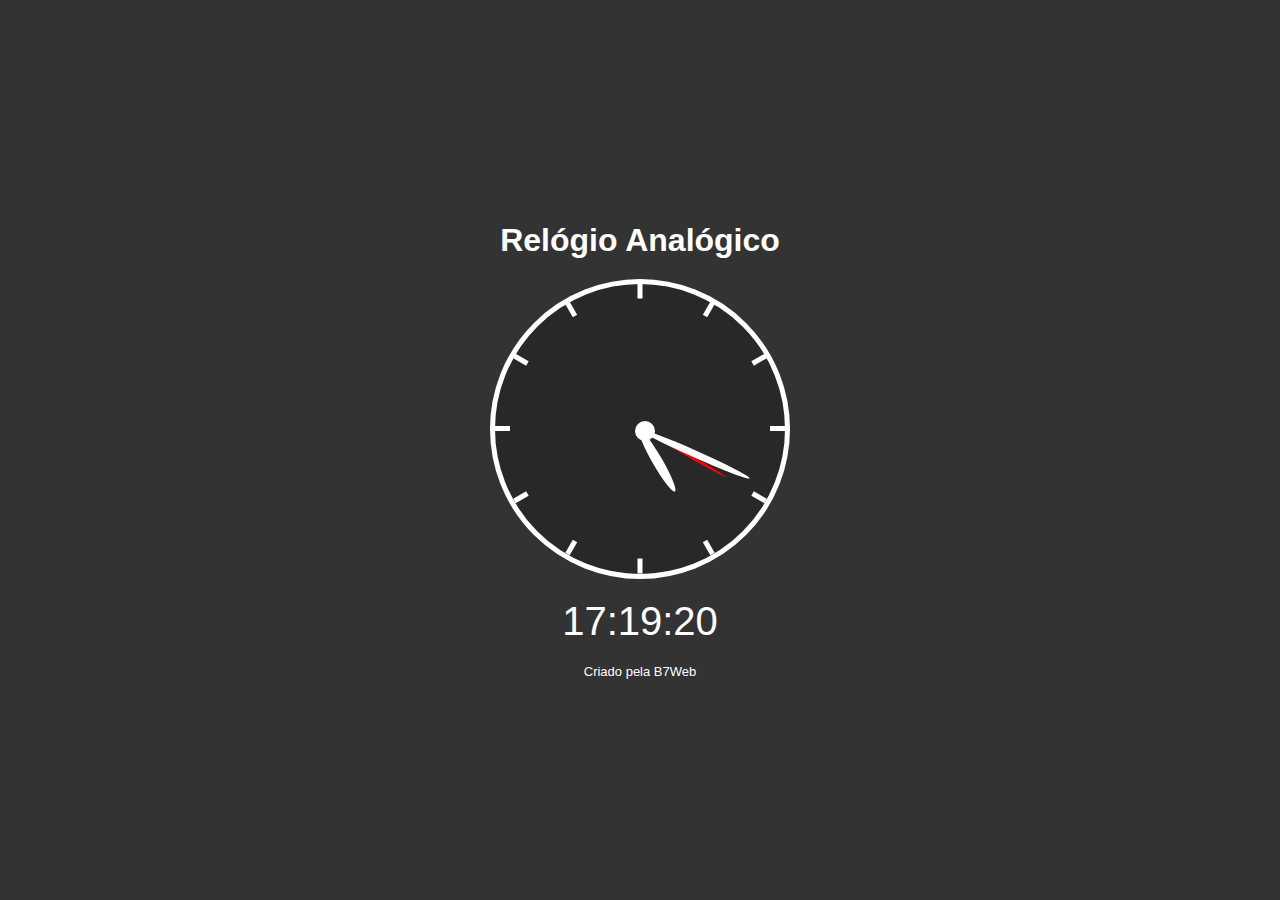
<file: 61056a6ebbbb824373cfe7dd/index.html>
<!DOCTYPE html>
<html lang="pt">
<head>
    <meta charset="UTF-8">
    <meta http-equiv="X-UA-Compatible" content="IE=edge">
    <meta name="viewport" content="width=device-width, initial-scale=1.0">
    <title>Relógio Analógico</title>
    <link rel="stylesheet" href="style.css" />
</head>
<body>
    <h1>Relógio Analógico</h1>

    <div class="relogio">
        <div class="riscos">
            <div class="risco" style="transform: rotate(0deg)"><div class="ponto"></div></div>
            <div class="risco" style="transform: rotate(30deg)"><div class="ponto"></div></div>
            <div class="risco" style="transform: rotate(60deg)"><div class="ponto"></div></div>
            <div class="risco" style="transform: rotate(90deg)"><div class="ponto"></div></div>
            <div class="risco" style="transform: rotate(120deg)"><div class="ponto"></div></div>
            <div class="risco" style="transform: rotate(150deg)"><div class="ponto"></div></div>
            <div class="risco" style="transform: rotate(180deg)"><div class="ponto"></div></div>
            <div class="risco" style="transform: rotate(210deg)"><div class="ponto"></div></div>
            <div class="risco" style="transform: rotate(240deg)"><div class="ponto"></div></div>
            <div class="risco" style="transform: rotate(270deg)"><div class="ponto"></div></div>
            <div class="risco" style="transform: rotate(300deg)"><div class="ponto"></div></div>
            <div class="risco" style="transform: rotate(330deg)"><div class="ponto"></div></div>
        </div>
        <div class="ponteiros">
            <div class="p p_s"></div>
            <div class="p p_m"></div>
            <div class="p p_h"></div>
            <div class="encaixe"></div>
        </div>
    </div>
    <div class="digital">--:--:--</div>

    <footer>Criado pela B7Web</footer>

    <script src="script.js"></script>
</body>
</html>
</file>
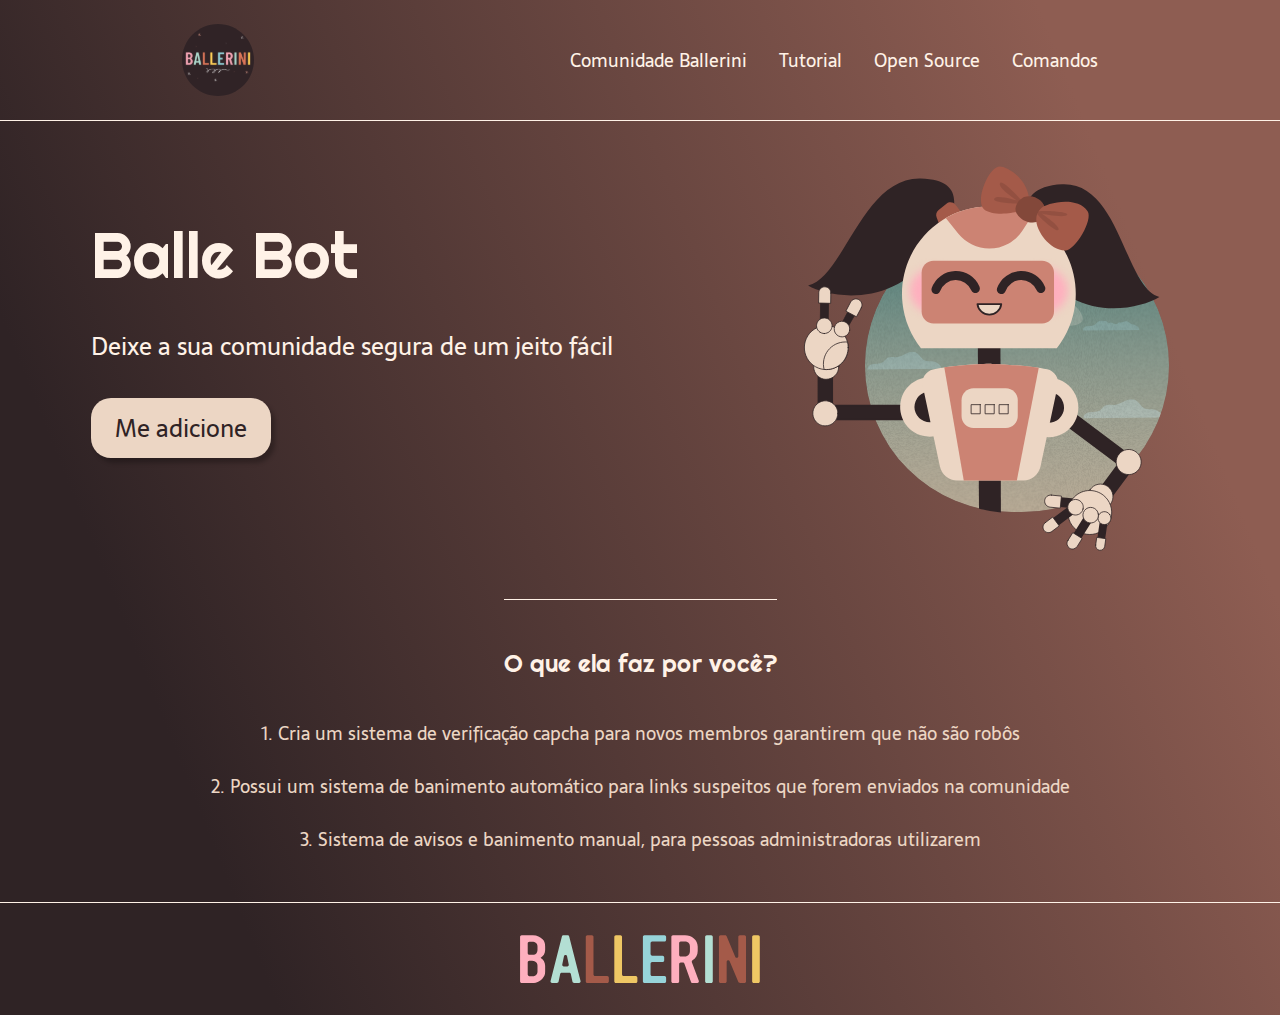
<file: Landpage/index.html>
<!DOCTYPE html>
<html lang="pt-BR">
<head>
    <meta charset="UTF-8">
    <meta name="viewport" content="width=device-width, initial-scale=1.0">
    <meta name="description" content="Um bot que irá moderar sua comunidade no Discord">
    <title>Balle Bot - Modere a sua comunidade do Discord</title>
    <link rel="stylesheet" type="text/css" href="style.css">
</head>

<body>
    <header class="cabecalho">
        <img class="cabecalho-imagem" src="logo.svg">
        <nav class="cabecalho-menu">
            <a class="cabecalho-menu-item">Comunidade Ballerini</a>
            <a class="cabecalho-menu-item">Tutorial</a>
            <a class="cabecalho-menu-item">Open Source</a>
            <a class="cabecalho-menu-item">Comandos</a>
        </nav>
    </header>    

    <main class="conteudo">
        <section class="conteudo-principal">
            <div class="conteudo-principal-escrito">
                <h1 class="conteudo-principal-escrito-titulo">Balle Bot</h1>
                <h2 class="conteudo-principal-escrito-subtitulo">Deixe a sua comunidade segura de um jeito fácil</h2>
                <button class="conteudo-principal-escrito-botao">Me adicione</button>
            </div>
            <img class="conteudo-principal-imagem" src="ballebot.svg">
         </section>
        <section class="conteudo-secundario">
            <h3 class="conteudo-secundario-titulo">O que ela faz por você?</h3>
            <p class="conteudo-secundario-paragrafo">1. Cria um <strong>sistema de verificação capcha</strong> para novos membros garantirem que não são robôs</p>
            <p class="conteudo-secundario-paragrafo">2. Possui um <strong>sistema de banimento automático</strong> para links suspeitos que forem enviados na comunidade</p>
            <p class="conteudo-secundario-paragrafo">3. <strong>Sistema de avisos e banimento manual</strong>, para pessoas administradoras utilizarem</p>
        </section>      
    </main>

    <footer class="rodape">
        <img class="rodape-imagem"src="ballerini.svg">
    </footer>
</body>
</html>
</file>
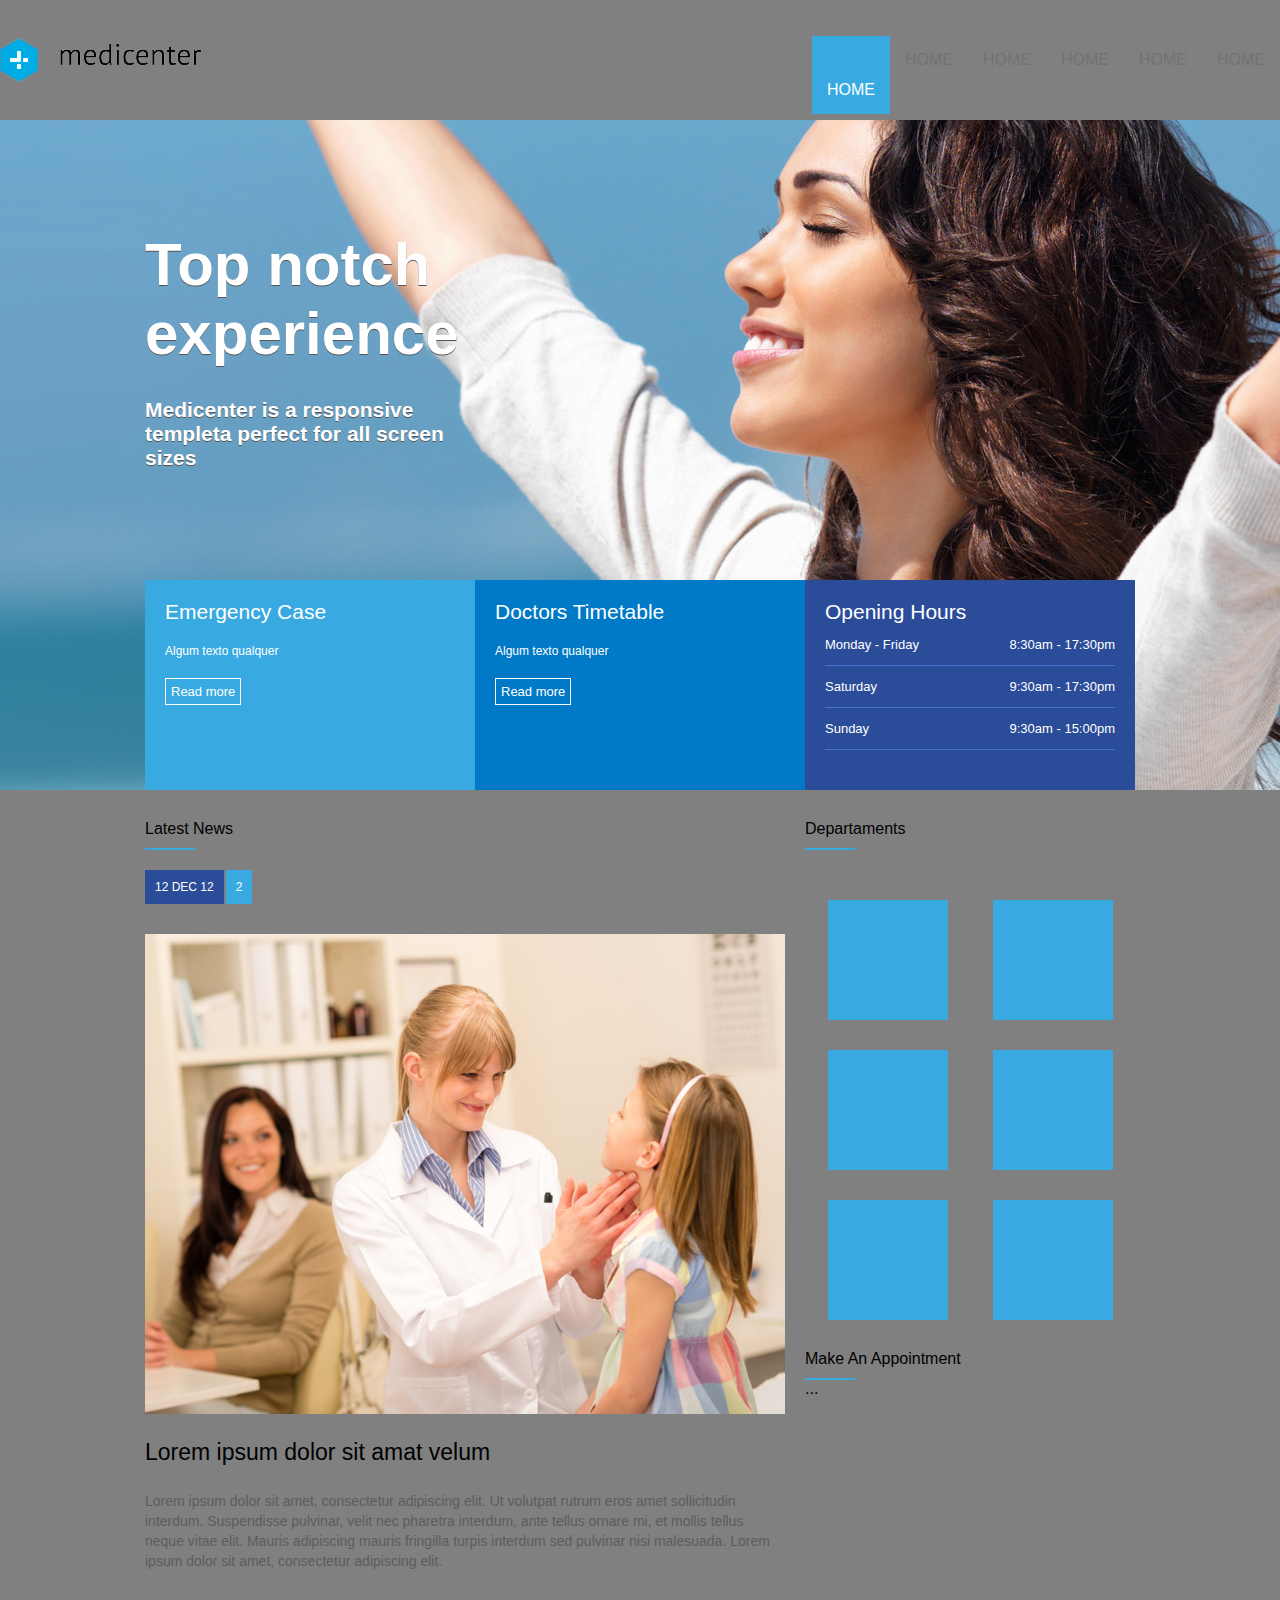
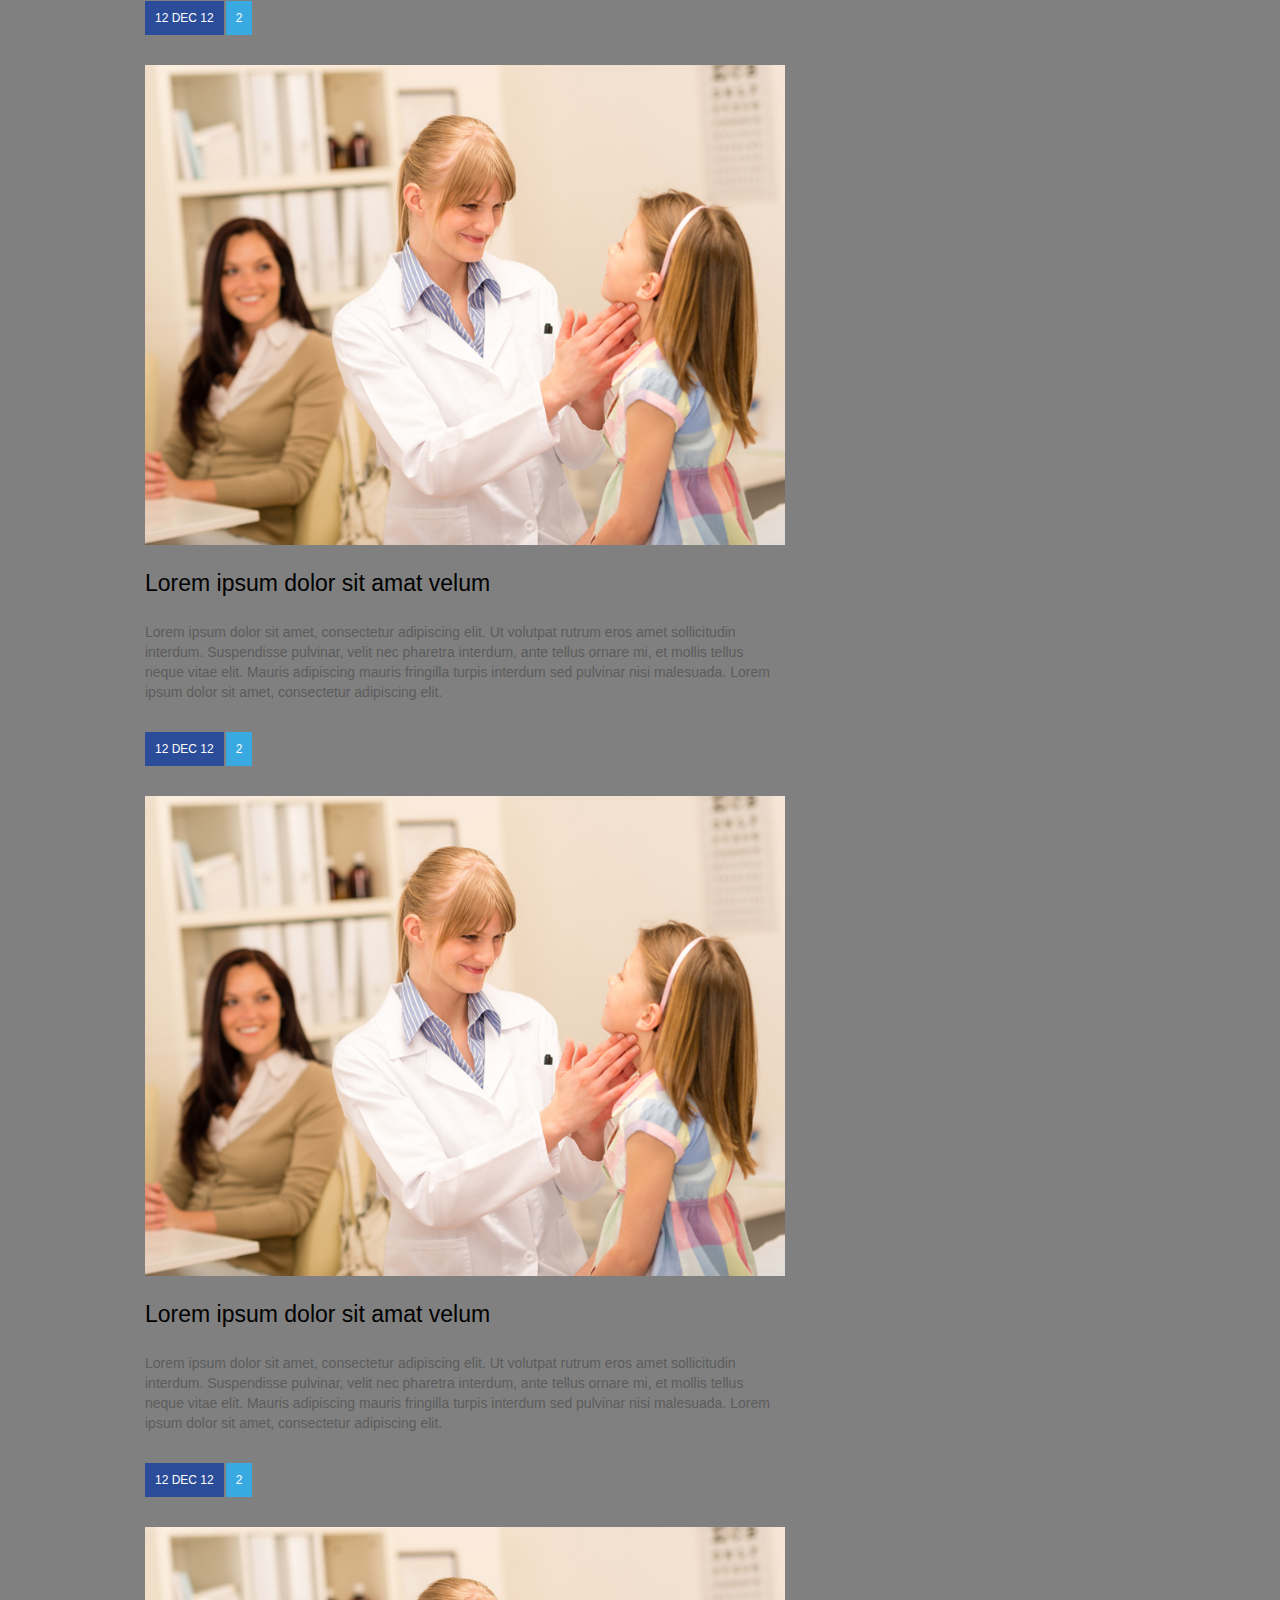
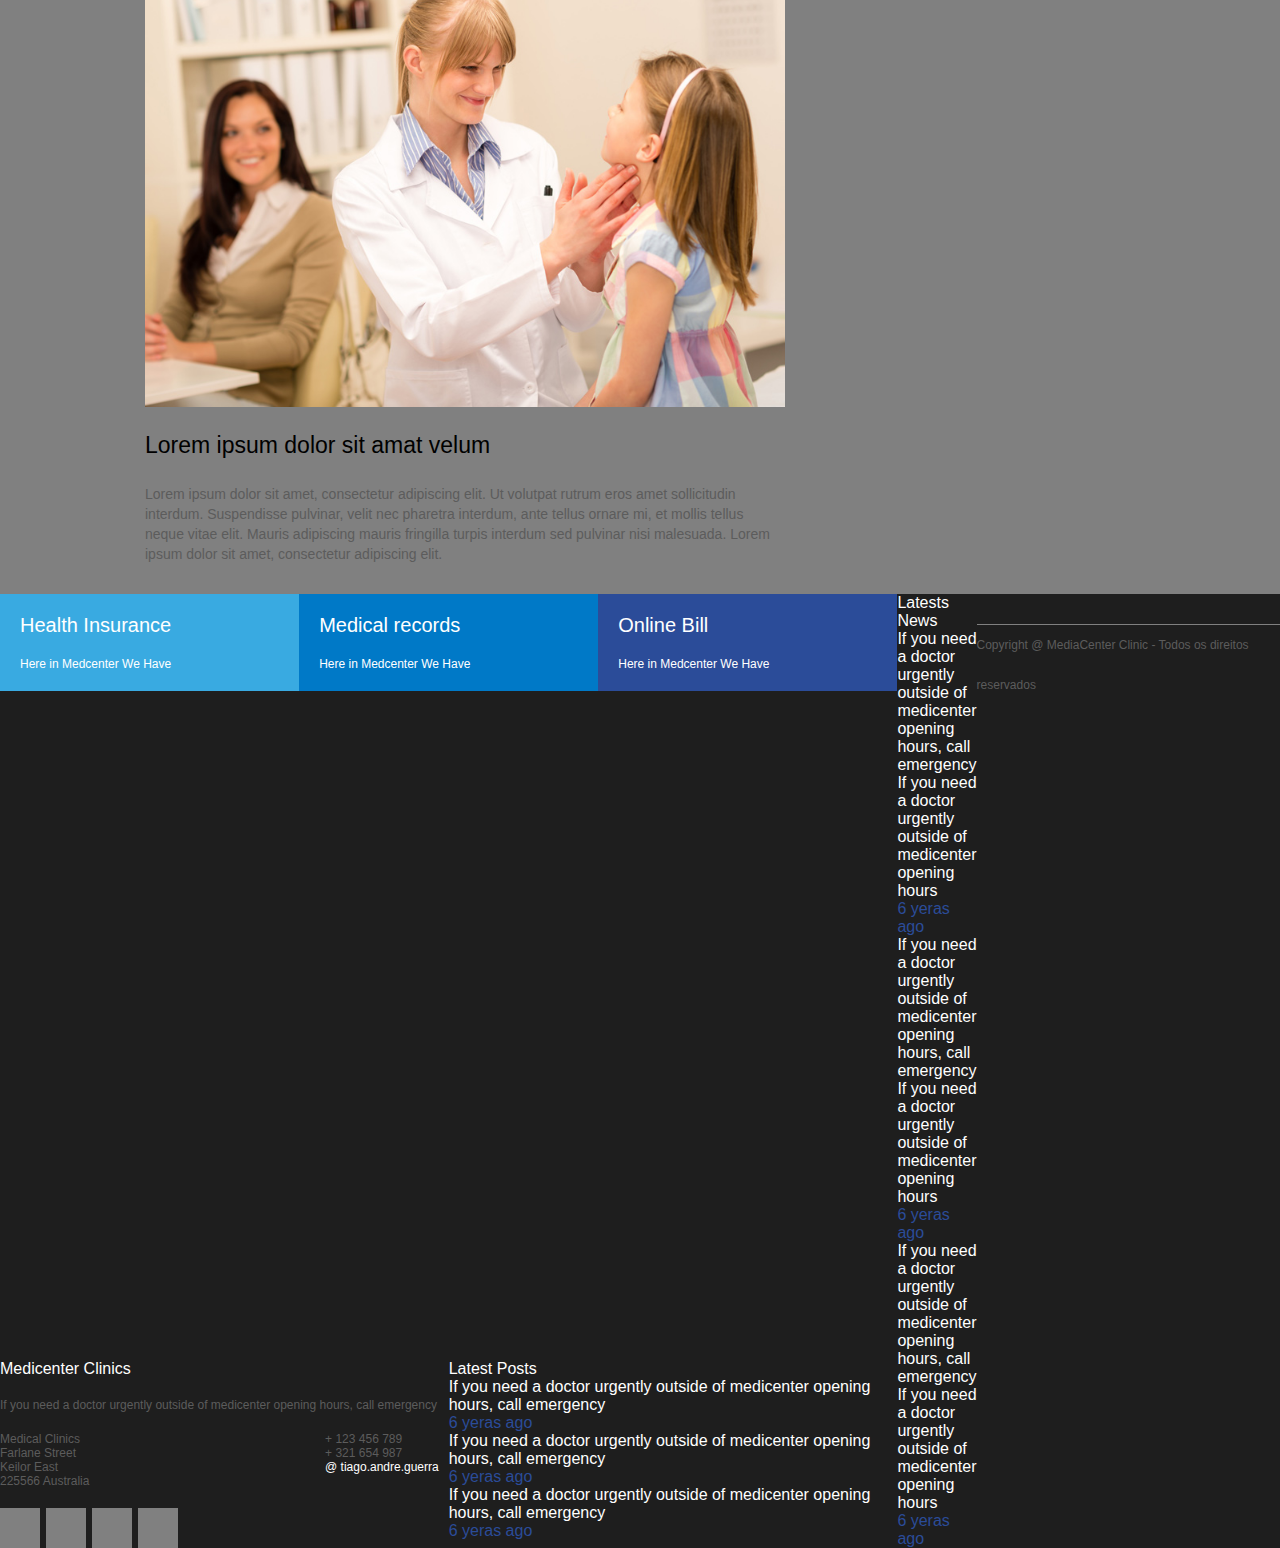
<file: mediacenter/index.html>
<html>
<head>

<meta charset="UTF-8" />
<meta name="viewport" content="width=device-width,user-scalable=0" />

<link rel="stylesheet" type="text/css" href="assets/css/template.css" />

<title>MediaCenter</title>

</head>
<body>

<header>
    <div class="container">
        <div class="logo">
            <a href=""><img src="assets/images/logo.png" /></div>

        </div>
        <div class="menu">
            <nav>
                <ul>
                    <li class="active"><a href="">Home</a></li>
                    <li><a href="">HOME</a></li>
                    <li><a href="">HOME</a></li>
                    <li><a href="">HOME</a></li>
                    <li><a href="">HOME</a></li>
                    <li><a href="">HOME</a></li>
                </ul>
            </nav>

        </div>
    </div>

</header>

<section ID="banner">
    <div class="container column">
        <div class="banner_headline">
            <h1>Top notch experience</h1>
            <h2>Medicenter is a responsive templeta perfect for all screen sizes</h2>

        </div>
        <div class="banner_options">
            <div class="banner1">
                <div class="banner_title">Emergency Case</div>
                <div class="banner_desc">Algum texto qualquer</div>
                <a href="">Read more</a>
            </div>
            <div class="banner2">
                <div class="banner_title">Doctors Timetable</div>
                <div class="banner_desc">Algum texto qualquer</div>
                <a href="">Read more</a>               
            </div>
            <div class="banner3">
                <div class="banner_title">Opening Hours</div>
                <div class="banner-hour">
                    <div class="hours1">
                        <p>Monday - Friday</p>
                        <p>8:30am - 17:30pm</p>                
                </div>
                
                <div class="hours2">
                    <p>Saturday</p>
                    <p>9:30am - 17:30pm</p>                
            </div>
            
            <div class="hours2">
                <p>Sunday</p>
                <p>9:30am - 15:00pm</p>                
        </div>            
    </div>
</div>
</section>
<section id="geral">
    <div class="container">
        <section>
            <div class="widget">
                <div class="widge_title">
                    <div class="widget_title_text">Latest News</div>
                    <div class="widget_title_bar"></div>                    
                </div>
                <div class="widget_body flex"></div>
                <article>
                    <a href="">
                        <div class="news_data">
                            <div class="news_posted_at">12 DEC 12</div>
                            <div class="news_comments">2</div>
                        </div>
                        <div class="news_thumbnail">
                            <img src="assets/images/img1_text.jpg"/>
                        </div>
                        <div class="news_title">
                            Lorem ipsum dolor sit amat velum
                        </div>
                        <div class="news_resume">
                            Lorem ipsum dolor sit amet, consectetur adipiscing elit. 
                            Ut volutpat rutrum eros amet sollicitudin interdum. 
                            Suspendisse pulvinar, velit nec pharetra interdum, ante tellus ornare mi, et mollis tellus neque vitae elit. 
                            Mauris adipiscing mauris fringilla turpis interdum sed pulvinar nisi malesuada. 
                            Lorem ipsum dolor sit amet, consectetur adipiscing elit.  
                        </div>
                </a>    
                </article>

                <article>
                    <a href="">
                        <div class="news_data">
                            <div class="news_posted_at">12 DEC 12</div>
                            <div class="news_comments">2</div>
                        </div>
                        <div class="news_thumbnail">
                            <img src="assets/images/img1_text.jpg"/>
                        </div>
                        <div class="news_title">
                            Lorem ipsum dolor sit amat velum
                        </div>
                        <div class="news_resume">
                            Lorem ipsum dolor sit amet, consectetur adipiscing elit. 
                            Ut volutpat rutrum eros amet sollicitudin interdum. 
                            Suspendisse pulvinar, velit nec pharetra interdum, ante tellus ornare mi, et mollis tellus neque vitae elit. 
                            Mauris adipiscing mauris fringilla turpis interdum sed pulvinar nisi malesuada. 
                            Lorem ipsum dolor sit amet, consectetur adipiscing elit.  
                        </div>
                </a>    
                </article>

                <article>
                    <a href="">
                        <div class="news_data">
                            <div class="news_posted_at">12 DEC 12</div>
                            <div class="news_comments">2</div>
                        </div>
                        <div class="news_thumbnail">
                            <img src="assets/images/img1_text.jpg"/>
                        </div>
                        <div class="news_title">
                            Lorem ipsum dolor sit amat velum
                        </div>
                        <div class="news_resume">
                            Lorem ipsum dolor sit amet, consectetur adipiscing elit. 
                            Ut volutpat rutrum eros amet sollicitudin interdum. 
                            Suspendisse pulvinar, velit nec pharetra interdum, ante tellus ornare mi, et mollis tellus neque vitae elit. 
                            Mauris adipiscing mauris fringilla turpis interdum sed pulvinar nisi malesuada. 
                            Lorem ipsum dolor sit amet, consectetur adipiscing elit.  
                        </div>
                </a>    
                </article>

                <article>
                    <a href="">
                        <div class="news_data">
                            <div class="news_posted_at">12 DEC 12</div>
                            <div class="news_comments">2</div>
                        </div>
                        <div class="news_thumbnail">
                            <img src="assets/images/img1_text.jpg"/>
                        </div>
                        <div class="news_title">
                            Lorem ipsum dolor sit amat velum
                        </div>
                        <div class="news_resume">
                            Lorem ipsum dolor sit amet, consectetur adipiscing elit. 
                            Ut volutpat rutrum eros amet sollicitudin interdum. 
                            Suspendisse pulvinar, velit nec pharetra interdum, ante tellus ornare mi, et mollis tellus neque vitae elit. 
                            Mauris adipiscing mauris fringilla turpis interdum sed pulvinar nisi malesuada. 
                            Lorem ipsum dolor sit amet, consectetur adipiscing elit.  
                        </div>
                </a>    
                </article>
            </div>
        </section>
        <aside>
            <div class="widget">
                <div class="widge_title">
                    <div class="widget_title_text">Departaments</div>
                    <div class="widget_title_bar"></div>
                </div>
                <div class="widget_body">
                    <div class="widget_bloco">
                        <div class="bloco"></div>
                        <div class="bloco"></div>
                        <div class="bloco"></div>
                        <div class="bloco"></div>
                        <div class="bloco"></div>
                        <div class="bloco"></div>
                      </div>                    
                </div>
            </div>
            <div class="widget">
                <div class="widge_title">
                    <div class="widget_title_text">Make An Appointment</div>
                    <div class="widget_title_bar"></div>
                    <div class="widget_body">
                        ...
                    </div>
                </div>
            </div>
        </aside>
    </div>
</section>
<footer>
    <div class="container flexcolumn">
        <div class="footermenu">
            <div class="footermenu1">
                Health Insurance
                <div class="insidemenu">
                    Here in Medcenter We Have
                </div>
            </div>
            <div class="footermenu2">
                Medical records
                <div class="insidemenu">
                    Here in Medcenter We Have
                </div>
            </div>
            <div class="footermenu3">
                Online Bill
                <div class="insidemenu">
                    Here in Medcenter We Have
                </div>      
            </div>
        </div>
        <div class="footerarea">
            <div class="footerarea1">
                <div class="widget">
                    <div class="widget-title">
                        <div class="widget-title-text">
                            Medicenter Clinics
                        </div>
                        <div class="widget-title-bar">                                
                        </div>
                    </div>
                    <div class="widget_body">
                        <div class="insidemenu2">
                            If you need a doctor urgently outside of medicenter opening hours, call emergency
                        </div>
                            <div class="ladolado">
                                <div class="insidemenu3">
                                    Medical Clinics <br>
                                    Farlane Street <br>
                                    Keilor East <br>
                                    225566 Australia <br>
                                </div>
                                <div class="insidemenu4">
                                    + 123 456 789 <br>
                                    + 321 654 987 <br>
                                    <div class="branco">
                                    @ tiago.andre.guerra <br>
                                </div>
                            </div>    
                        </div>
                        <div class="quadrados">
                            <div class="q1"></div>
                            <div class="q2"></div>
                            <div class="q3"></div>
                            <div class="q4"></div>
                        </div>
                    </div>
                </div>
            </div>
            <div class="footerarea2">
                <div class="widget">
                    <div class="widget-title">
                        <div class="widget-title-text">
                            Latest Posts
                        </div>
                        <div class="widget-title-bar">                                
                        </div>
                    </div>
                    <div class="widget_body">
                        <divclass="ln">
                            If you need a doctor urgently outside of medicenter opening hours, call emergency <br>
                            <div class="blue">
                            6 yeras ago <br>
                            </div>
                        </div>
                        <divclass="ln">
                            If you need a doctor urgently outside of medicenter opening hours, call emergency <br>
                            <div class="blue">
                            6 yeras ago <br>
                            </div>
                        </div>
                        <divclass="ln">
                            If you need a doctor urgently outside of medicenter opening hours, call emergency <br>
                            <div class="blue">
                            6 yeras ago <br>
                            </div>
                        </div>
                    </div>
                </div>
            </div>
            <div class="footerarea3">
                <div class="widget">
                    <div class="widget-title">
                        <div class="widget-title-text">
                            Latests News
                        </div>
                        <div class="widget-title-bar">                                
                        </div>
                    </div>
                    <div class="widget_body">
                        <divclass="ln">
                            If you need a doctor urgently outside of medicenter opening hours, call emergency <br>
                            If you need a doctor urgently outside of medicenter opening hours
                            <div class="blue">
                            6 yeras ago <br>
                            </div>
                        </div>
                        <divclass="ln">
                            If you need a doctor urgently outside of medicenter opening hours, call emergency <br>
                            If you need a doctor urgently outside of medicenter opening hours
                            <div class="blue">
                            6 yeras ago <br>
                            </div>
                        </div>
                        <divclass="ln">
                            If you need a doctor urgently outside of medicenter opening hours, call emergency <br>
                            If you need a doctor urgently outside of medicenter opening hours
                            <div class="blue">
                            6 yeras ago <br>
                            </div>
                        </div>
                    </div>
                </div>
            </div>
        </div>
        <div class="footercopy">
            Copyright @ MediaCenter Clinic - Todos os direitos reservados
        </div>
    </div>
</footer>
</file>
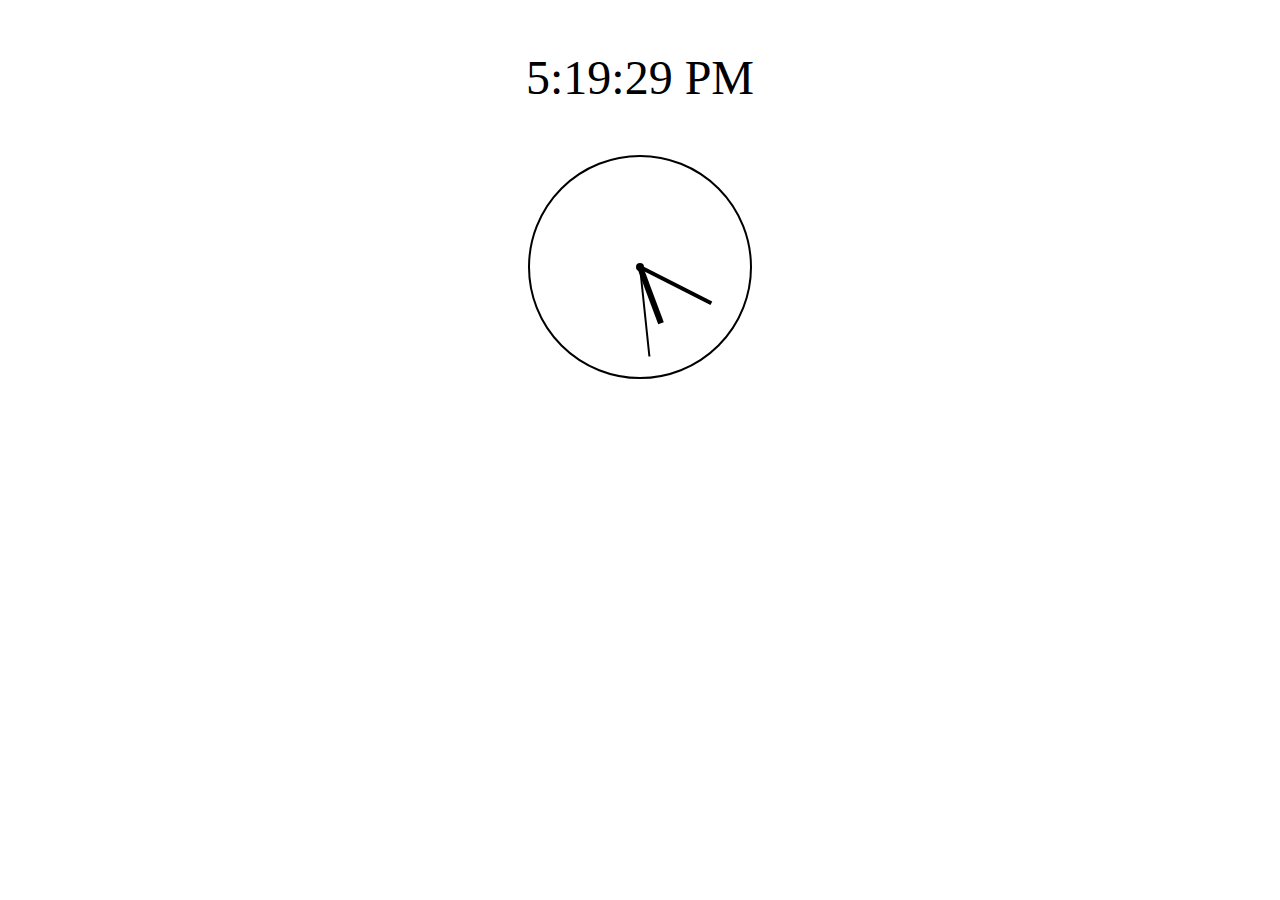
<file: relógio/index.html>
<!DOCTYPE html>
<html>
<head>
  <link rel="stylesheet" type="text/css" href="style.css">
</head>
<body>
    
  <div id="digitalClock" class="digital-clock"></div>

  
    <div class="hour-marks">
      <div class="hour-mark" style="transform: rotate(30deg);"></div>
      <div class="hour-mark" style="transform: rotate(60deg);"></div>
      <div class="hour-mark" style="transform: rotate(90deg);"></div>
      <div class="hour-mark" style="transform: rotate(120deg);"></div>
      <div class="hour-mark" style="transform: rotate(150deg);"></div>
      <div class="hour-mark" style="transform: rotate(180deg);"></div>
      <div class="hour-mark" style="transform: rotate(210deg);"></div>
      <div class="hour-mark" style="transform: rotate(240deg);"></div>
      <div class="hour-mark" style="transform: rotate(270deg);"></div>
      <div class="hour-mark" style="transform: rotate(300deg);"></div>
      <div class="hour-mark" style="transform: rotate(330deg);"></div>
      <div class="hour-mark" style="transform: rotate(360deg);"></div>
    </div>

    <div class="analog-clock">
        <div class="hand hour-hand" id="hourHand"></div>
        <div class="hand minute-hand" id="minuteHand"></div>
        <div class="hand second-hand" id="secondHand"></div>
        <div class="center-circle"></div>
    </div>

  <script src="script.js"></script>
</body>
</html>
</file>
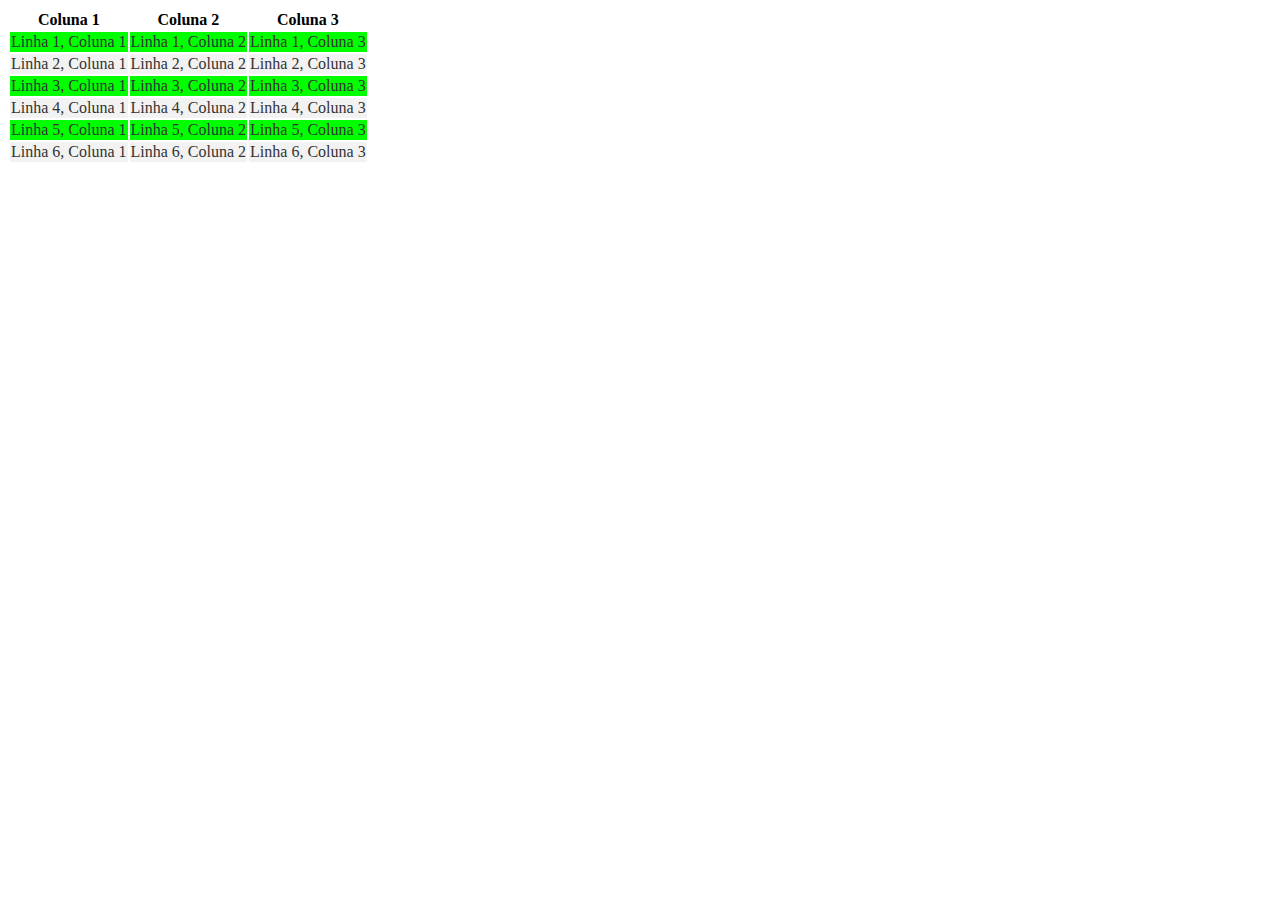
<file: tabela_zebrada/index.html>
<!DOCTYPE html>
<html lang="en">
<head>
    <meta charset="UTF-8">
    <meta http-equiv="X-UA-Compatible" content="IE=edge">
    <meta name="viewport" content="width=device-width, initial-scale=1.0">
    <link rel="stylesheet" href="style.css">
    <title>Tabela</title>
</head>
<body>
    <table class="zebra-table">
        <thead>
          <tr>
            <th>Coluna 1</th>
            <th>Coluna 2</th>
            <th>Coluna 3</th>
          </tr>
        </thead>
        <tbody>
          <tr>
            <td>Linha 1, Coluna 1</td>
            <td>Linha 1, Coluna 2</td>
            <td>Linha 1, Coluna 3</td>
          </tr>
          <tr>
            <td>Linha 2, Coluna 1</td>
            <td>Linha 2, Coluna 2</td>
            <td>Linha 2, Coluna 3</td>
          </tr>
          <tr>
            <td>Linha 3, Coluna 1</td>
            <td>Linha 3, Coluna 2</td>
            <td>Linha 3, Coluna 3</td>
          </tr>
          <tr>
            <td>Linha 4, Coluna 1</td>
            <td>Linha 4, Coluna 2</td>
            <td>Linha 4, Coluna 3</td>
          </tr>
          <tr>
            <td>Linha 5, Coluna 1</td>
            <td>Linha 5, Coluna 2</td>
            <td>Linha 5, Coluna 3</td>
          </tr>
          <tr>
            <td>Linha 6, Coluna 1</td>
            <td>Linha 6, Coluna 2</td>
            <td>Linha 6, Coluna 3</td>
          </tr>
        </tbody>
      </table>
</body>
</html>
</file>
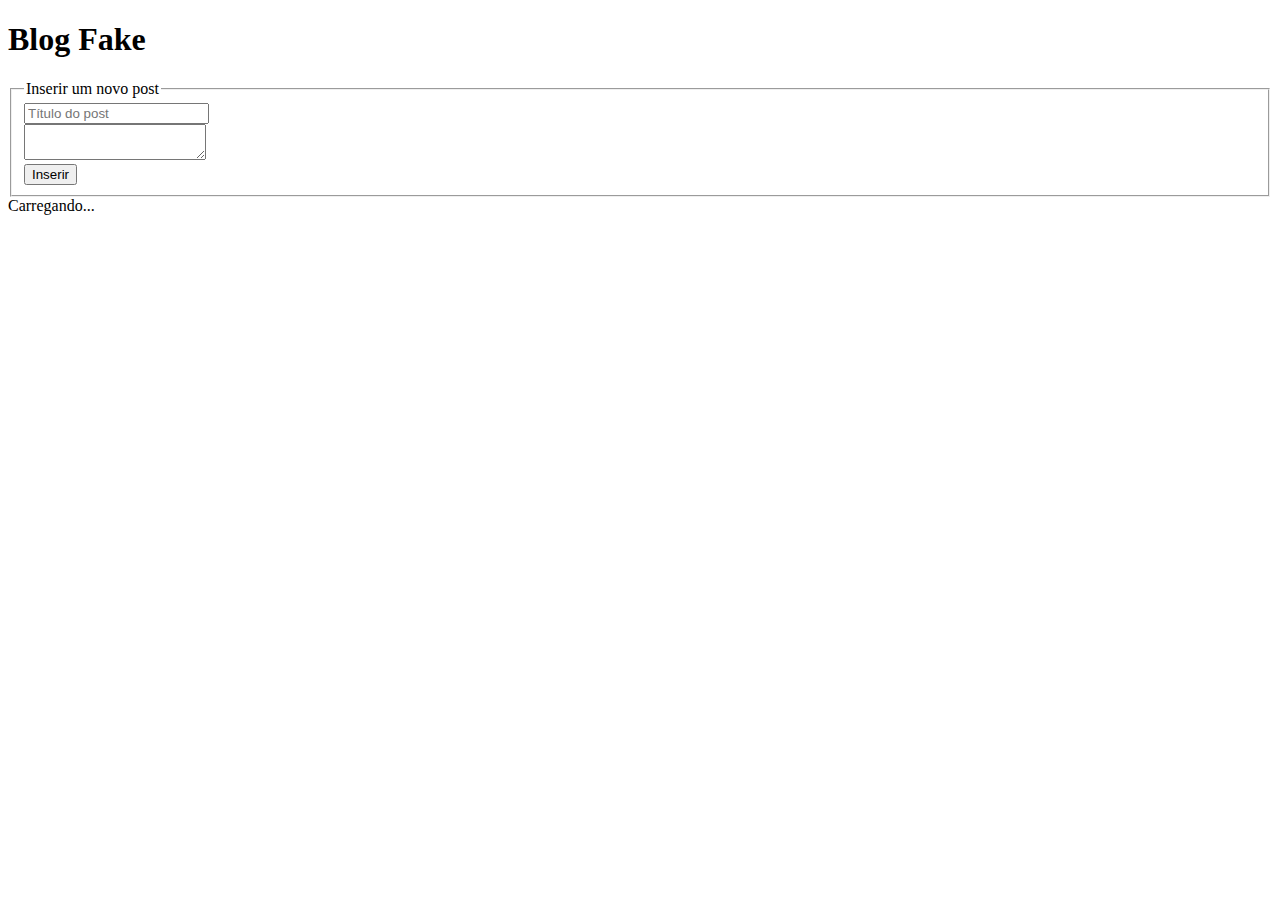
<file: java/blog/index.html>
<!DOCTYPE html>
<html lang="en">
<head>
    <meta charset="UTF-8">
    <meta http-equiv="X-UA-Compatible" content="IE=edge">
    <meta name="viewport" content="width=device-width, initial-scale=1.0">
    <title>Document</title>
</head>
<body>
    <h1>Blog Fake</h1>

    <fieldset>
        <legend>Inserir um novo post</legend>

        <div>
            <input id="titleField" placeholder="Título do post">
        </div>
        <div>
            <textarea id="bodyField"></textarea>
        </div>
        <div>
            <button id="insertButton">Inserir</button>
        </div>
    </fieldset>

    <div class="posts"></div>

    <script src="script.js"></script>
    
</body>
</html>
</file>
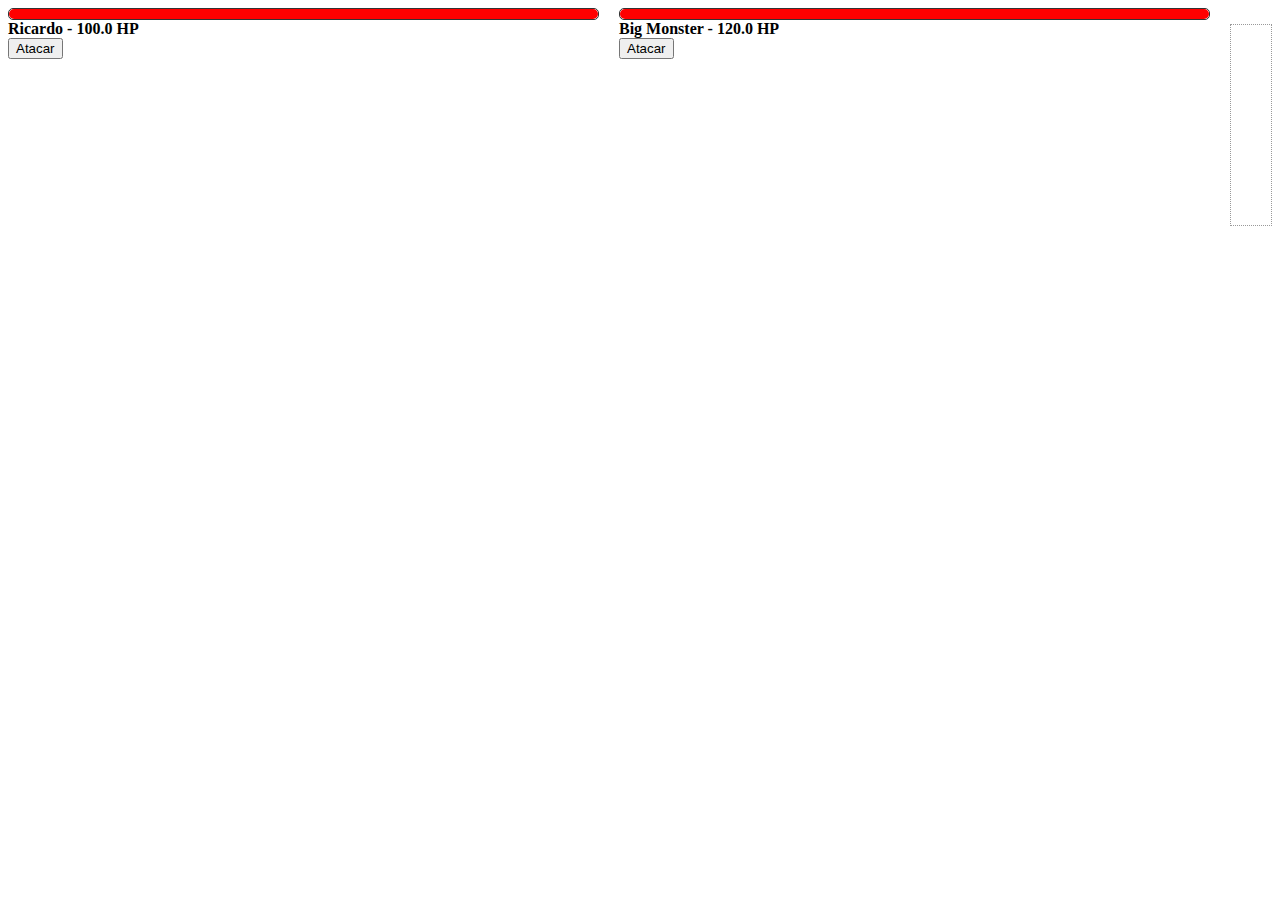
<file: java/assets/js/index.html>
<!DOCTYPE html>
<html lang="en">
<head>
    <meta charset="UTF-8">
    <meta http-equiv="X-UA-Compatible" content="IE=edge">
    <meta name="viewport" content="width=device-width, initial-scale=1.0">
    <title>Heroes Game</title>
    <link rel="stylesheet" href="./styles.css">
</head>
<body>
    <div class="fightarea">
        <div id="char">
            <div class="lifebar">
                <div class="bar" style="width:10%;" ></div>
            </div>
            <strong class="name">--</strong>
            <div>
                <button class="attackButton">Atacar</button>
            </div>
        </div>
        <div id="monster">     
            <div class="lifebar"> 
                <div class="bar" style="width: 10%;"></div>
            </div>
            <strong class="name">--</strong>
            <div>
                <button class="attackButton">Atacar</button>
            </div>   
        </div>
    <div>

    <ul class="log"></ul>

    <script src="./classes.js"></script>
    <script src="./script.js"></script>
</body>
</html>
</file>
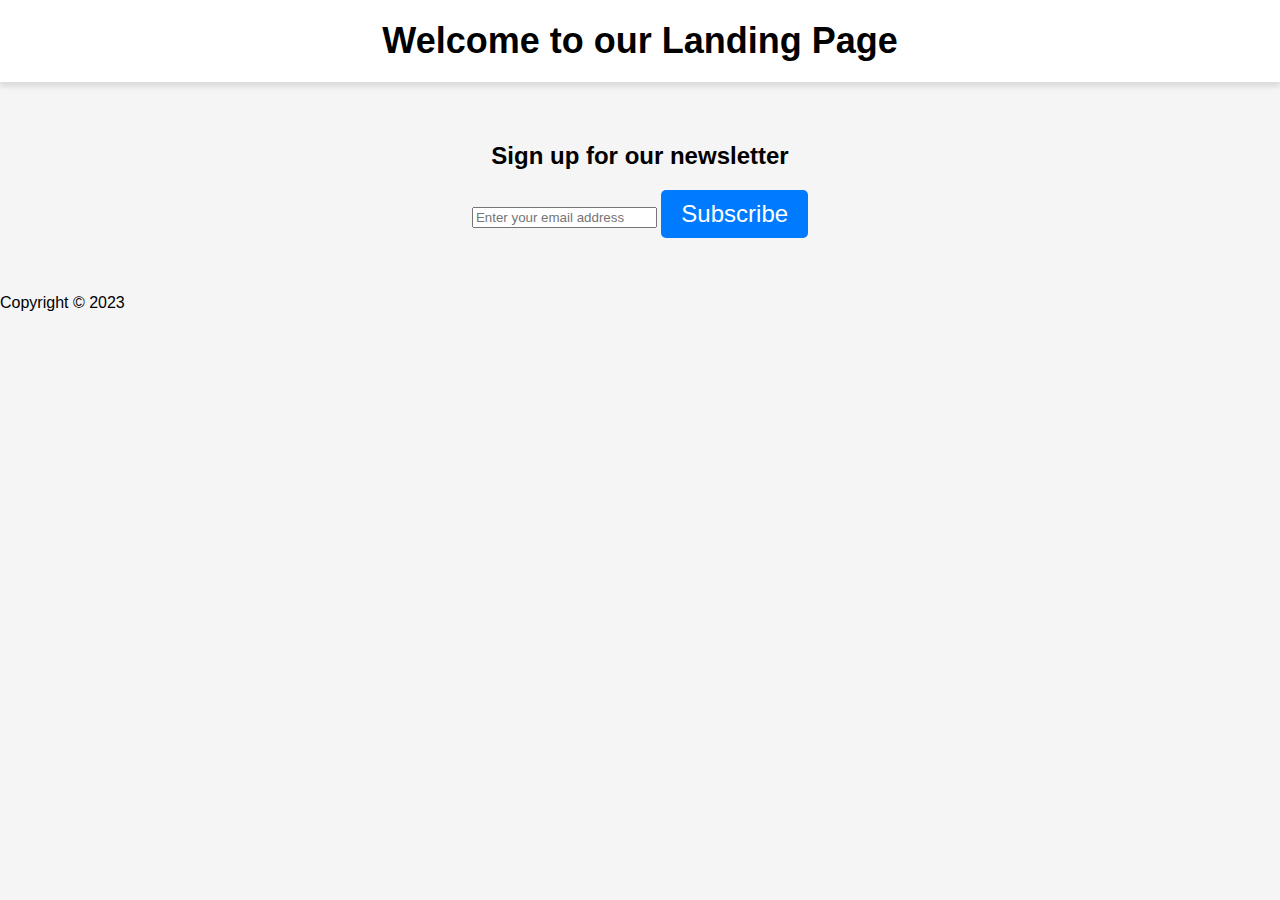
<file: landingpage.html>
<!DOCTYPE html>
<html lang="en">
<head>
    <meta charset="UTF-8">
    <title>Landing Page Example</title>
    <style>
        body {
            font-family: Arial, sans-serif;
            background-color: #f5f5f5;
            margin: 0;
            padding: 0;
        }
        
        header {
            background-color: #fff;
            padding: 20px;
            box-shadow: 0px 5px 5px rgba(0,0,0,0.1);
        }
        
        h1 {
            margin: 0;
            font-size: 36px;
            text-align: center;
        }
        
        .container {
            max-width: 960px;
            margin: 0 auto;
            padding: 40px;
            text-align: center;
        }
        
        button {
            background-color: #007bff;
            border: none;
            color: #fff;
            font-size: 24px;
            padding: 10px 20px;
            border-radius: 5px;
            cursor: pointer;
            transition: background-color 0.3s ease;
        }
        
        button:hover {
            background-color: #0062cc;
        }
    </style>
</head>
<body>
    <header>
        <h1>Welcome to our Landing Page</h1>
    </header>
    
    <div class="container">
        <h2>Sign up for our newsletter</h2>
        <form>
            <input type="email" name="email" placeholder="Enter your email address">
            <button type="submit">Subscribe</button>
        </form>
    </div>
    
    <footer>
        <p>Copyright © 2023</p>
    </footer>
</body>
</html>
</file>
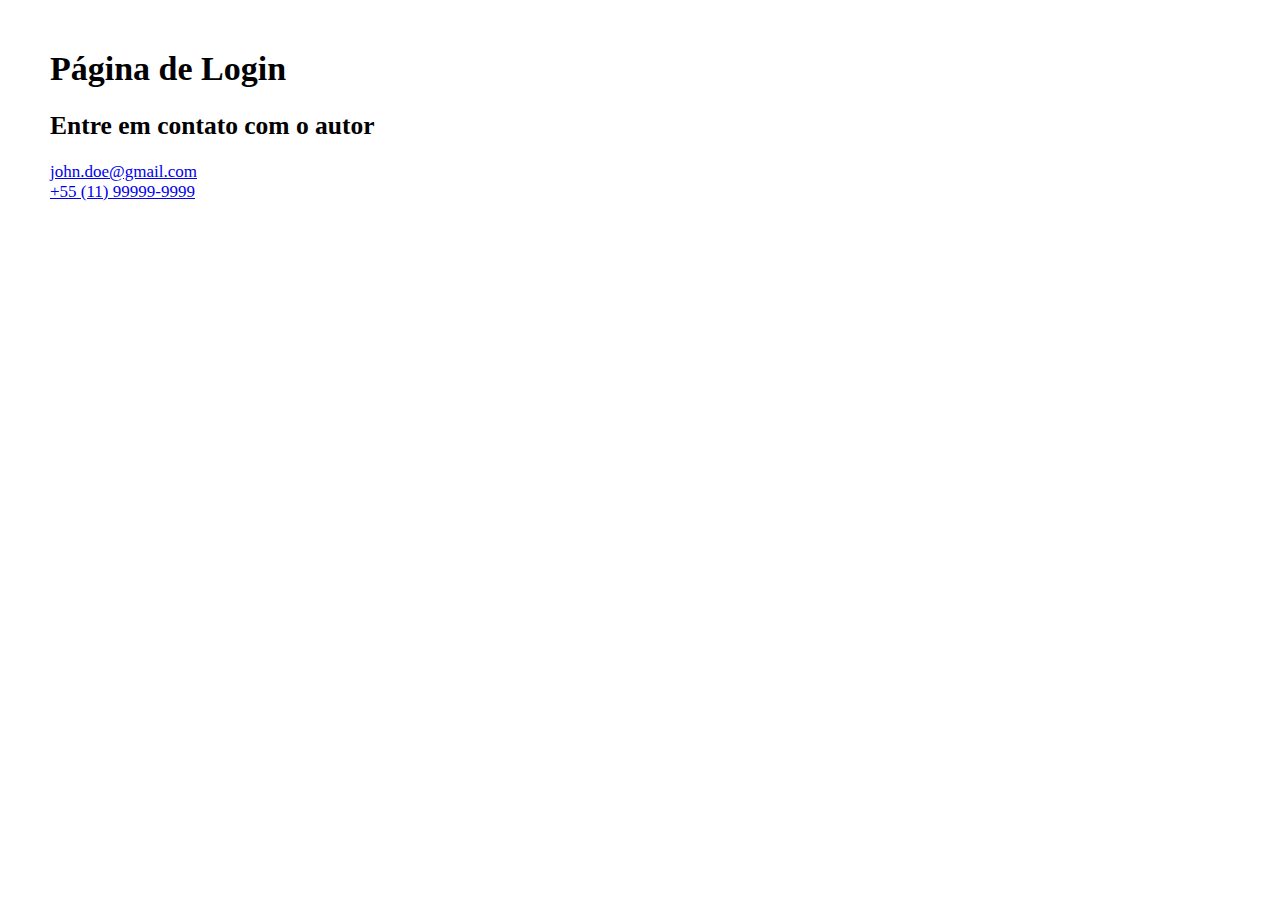
<file: login.html>
<!DOCTYPE html>
<html>
    <head>
        <meta charset="UTF-8" />
        <title>Página de Login</title>
        <link rel="stylesheet" href="estilo.css" />
    </head>
    <body>
        <h1>Página de Login</h1>   
        <aside>
            <h2>Entre em contato com o autor</h2>
        
            <adress>
                
              <a href="mailto:john.doe@gmail.com">john.doe@gmail.com</a>
              </adress><br> 
              <a href="tel:+5511999999999">+55 (11) 99999-9999</a>
            </adress>
        </aside>    
    </body>

</html>
</file>
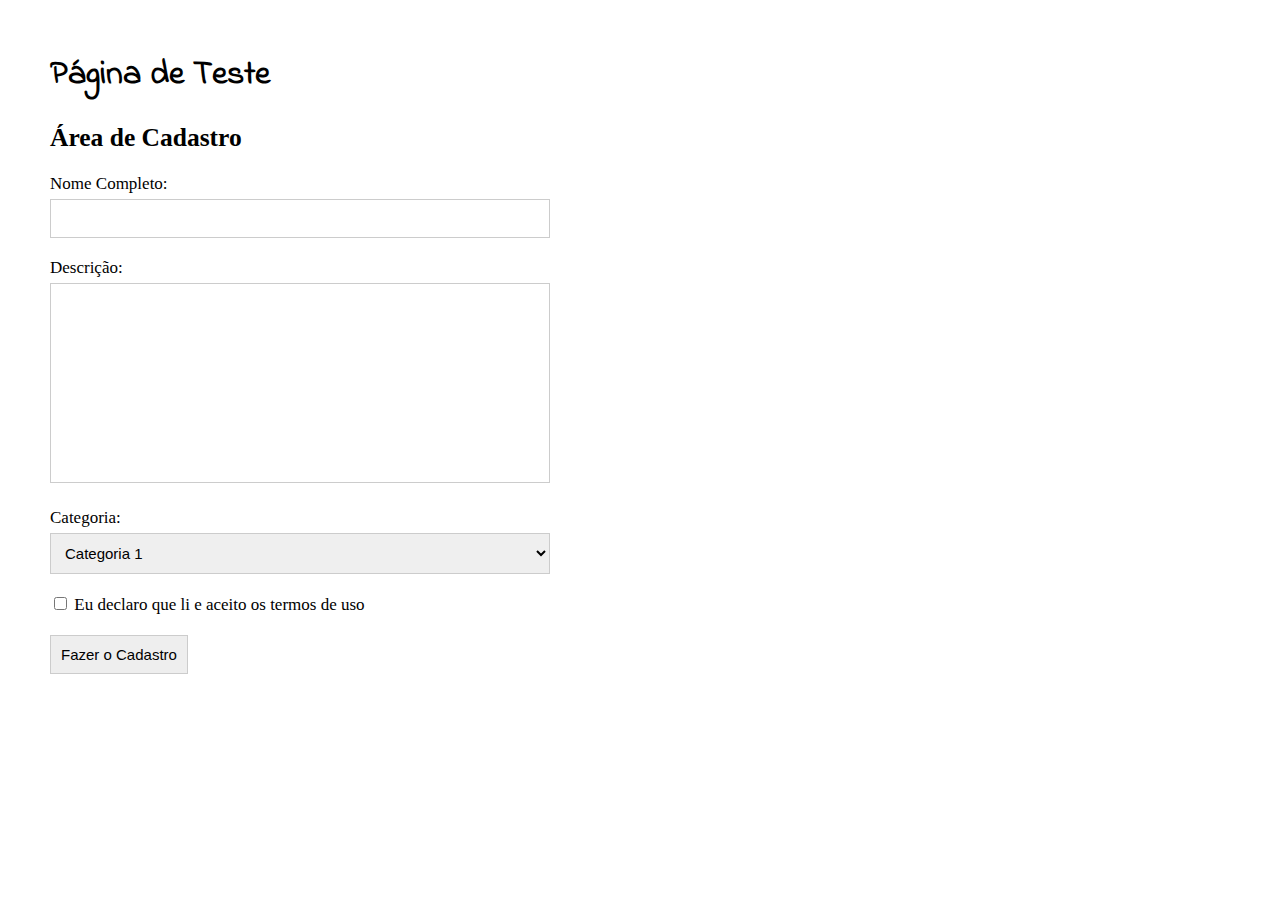
<file: teste.html>
<!DOCTYPE html>
<html>
    <head>
        <meta charset="UTF-8" />
        <title>Página de teste</title>
        <link rel="preconnect" href="https://fonts.googleapis.com">
<link rel="preconnect" href="https://fonts.gstatic.com" crossorigin>
<link rel="preconnect" href="https://fonts.googleapis.com">
<link rel="preconnect" href="https://fonts.gstatic.com" crossorigin>
<link href="https://fonts.googleapis.com/css2?family=Chilanka&family=Indie+Flower&display=swap" rel="stylesheet">
        <link rel="stylesheet" href="estilo.css" />
    </head>
    <body>
        <h1>Página de Teste</h1>

        <h2>Área de Cadastro</h2>
        <form action="login.html" method="GET">

            <label>
                Nome Completo:<br/>
                <input type="text" name="nome" />
            </label>

            <label>
                Descrição:<br/>
                <textarea name="descricao"></textarea>
            </label>

            <label>
                Categoria:<br/>
                <select name="categoria">
                    <option value="1"> Categoria 1</option>
                    <option value="2"> Categoria 2</option>
                    <option value="3"> Categoria 3</option>
                    <option value="4"> Categoria 4</option>
                    <option value="5"> Categoria 5</option>
                </select>
            </label>
            
            <label>
                <input type="checkbox" />
                Eu declaro que li e aceito os <a href="paginas/termos.html" target="_blank" class="termoslink">termos de uso</a>
            </label>

            <button>Fazer o Cadastro</button>
        </form>

</html>
</file>
<file: 61056a6ebbbb824373cfe7dd/style.css>
* {
    margin: 0;
    padding: 0;
    box-sizing: border-box;
}

body {
    display: flex;
    min-height: 100vh;
    justify-content: center;
    align-items: center;
    flex-direction: column;
    background-color: #333;
    font-family: Arial, Helvetica, sans-serif;
}

h1 {
    color: #FFF;
    margin-bottom: 20px;
}

.relogio {
    width: 300px;
    height: 300px;
    border: 5px solid #FFF;
    border-radius: 50%;
    background-color: rgba(0, 0, 0, 0.2);
}

.riscos {
    width: 100%;
    height: 100%;
    padding-left: 50%;
    padding-top: 50%;
    margin-top: -3px;
}
.risco {
    width: 145px;
    height: 5px;
    position: absolute;
    transform-origin: left;
    display: flex;
    justify-content: flex-end;
}
.risco .ponto {
    width: 15px;
    height: 100%;
    background-color: #FFF;
}

.ponteiros {
    width: 100%;
    height: 100%;
    padding-left: 50%;
    padding-top: 50%;
    margin-top: -100%;
}
.p {
    transform-origin: left;
    transform: rotate(0deg);
    border-radius: 50%;
    position: absolute;
}

.p_s {
    width: 100px;
    height: 3px;
    background-color: #F00;
}
.p_m {
    width: 120px;
    height: 7px;
    background-color: #FFF;
}
.p_h {
    width: 70px;
    height: 10px;
    background-color: #FFF;
}
.encaixe {
    width: 20px;
    height: 20px;
    background-color: #FFF;
    border-radius: 50%;
    position: absolute;
    margin-top: -5px;
    margin-left: -5px;
}
.digital {
    color: #FFF;
    font-size: 40px;
    margin-top: 20px;
}

footer {
    margin-top: 20px;
    color: #FFF;
    font-size: 13px;
}
</file>
<file: Landpage/style.css>
@import url('https://fonts.googleapis.com/css2?family=Chilanka&family=Indie+Flower&family=Righteous&family=Sarala:wght@400;700&display=swap');

* {
    margin:0;
    padding: 0;
    box-sizing: border-box;
    text-decoration: none;
}

body {
    font-size:100%;
    background: linear-gradient(68.15deg,  #2F2325 16.62%,  #8E5D52 85.61% );
}

.cabecalho {
    display: flex;
    flex-direction: row;
    align-items: center;
    justify-content: space-around;
    padding: 24px;
}

.cabecalho-imagem {
    height: 72px;
}

.cabecalho-menu {
    display: flex;
    gap: 32px;
}

.cabecalho-menu-item {
    font-family: 'Sarala', sans-serif;
    color: #FFF2E7;
    font-weight: 400px;
    font-size: 18px;
}

.conteudo {
    border-top: 0.4px solid #FFF2E7;
    margin-bottom: 48px;
}

.conteudo-principal {
    display: flex;
    flex-direction: row;
    align-items: center;
    justify-content: space-around;

}

.conteudo-principal-escrito {
    display: flex;
    flex-direction: column;
    gap: 32px;
}

.conteudo-principal-escrito-titulo {
    font-family: 'Righteous', cursive;
    font-weight: 400;
    font-size: 64px;
    color: #FFF2E7;

}

.conteudo-principal-escrito-subtitulo {
    font-family: 'Sarala', sans-serif;
    font-weight: 400;
    font-size: 24px;
    color: #FFF2E7;
}

.conteudo-principal-escrito-botao {
    background-color: #ECD6C4;
    width: 180px;
    height: 60px;
    border: none;
    box-shadow: 4px 5px 4px rgba(0,0,0,0.25);
    border-radius: 20px;
    font-family: 'Sarala', sans-serif;
    font-weight: 400;
    font-size: 24px;
    color: #2F2325;
}

.conteudo-principal-escrito-botao:hover {
    background-color: rgba(236, 214, 196, 0.53) ;
} 

.conteudo-principal-imagem {
    height: 430px;
}

.conteudo-secundario {
    display: flex;
    flex-direction: column;
    align-items: center;
    gap: 24px;
    margin-top: 48px;
}

.conteudo-secundario-titulo {
    border-top: 0.4px solid #FFF2E7 ;
    padding-top: 48px;
    font-family: 'Righteous', cursive;
    font-weight: 400;
    font-size: 24px;
    color: #FFF2E7;
    margin-bottom: 16px;
}

.conteudo-secundario-paragrafo {
    font-family: 'Sarala', sans-serif;
    font-weight: 300;
    font-size: 18px;
    color: #ECD6C4;
}

.rodape {
    padding: 32px;
    border-top: 0.4px solid #FFF2E7 ;
}
.rodape-imagem {
    height: 48px;
    display: block;
    margin: 0 auto;
}
</file>
<file: mediacenter/assets/css/template.css>
* {
    font-family: Arial;
}
body {
    margin: 0;
    padding: 0;
    background-color: 808080;
}
header {
    display:flex;
    justify-content: center;
    height: 120px;
}
.container {
    display: flex;
    justify-content: space-between;
    width: 990px;
}
.logo {
    display: flex;
    align-items: center;
}
.menu {
    display:flex;
    align-items: center;
}
nav ul,
nav li {
    list-style: none;
    margin: 0;
    padding: 0;
}
nav ul {
    display: flex;
}
nav a {
    display: block;
    padding: 15px;
    text-decoration: none;
    text-transform: uppercase;
    color: #727272;
    
}
nav .active a,
nav a:hover {
    background-color: 39aae1;
    color:white;
}
#banner {
    display: flex;
    justify-content: center;
    background-image: url('../images/img1.jpg');
    background-position: center;
    background-size: cover;
    height: 670px;
}

.column {
    flex-direction: column;
}
.banner_headline {
    flex:1;
    display: flex;
    flex-direction: column;
    justify-content: center;
    
}
.banner_headline h1 {
    color: #FFFFFF;
    font-size: 60px;
    text-shadow: 0px 1px 0px #555555;
    margin: 0;
    padding: 0;
    max-width: 400px;
}
.banner_headline h2 {
    color: #FFFFFF;
    font-size: 21px;
    text-shadow: 0px 1px 0px #555555;
    margin: 0;
    padding: 0;
    max-width: 300px;
    margin-top: 30px;
}
.banner_options {
    height: 210px;
    display: flex;    
}
.banner1,
.banner2,
.banner3 {
    flex: 1;
    color: FFFFFF;
    padding: 20px;
}
.banner1 {
    background-color: #39aae1;
}
.banner2 {
    background-color: #0079c7;
}
.banner3 {
    background-color: #2b4c99;
}
.banner_title {
    font-size: 21px;
}
.banner_desc {
    font-size: 12px;
    margin-top: 20px;
    margin-bottom: 20px;
}
.banner_options a {
    display: inline-block;
    border: 1px solid #FFFFFF;
    padding: 5px;
    color: #FFFFFF;
    font-size: 13px;
    text-decoration: none;
}
.hours1, .hours2, .hours3 {
    display: flex;
    justify-content: space-between;
    border-bottom: 1px solid #4373CC;
    padding: 0px;
    font-size: 13px;
}
#geral {
    display: flex;
    justify-content: center;
}
#geral section {
    flex:2;
}
#geral aside {
    flex: 1;
}
.widge_title {
    margin-top: 30px;
    margin-bottom: 20px;    
}
widge_title_text {
    color: #000000;
    font-size: 21px;
    font-weight: bold;
}
.widget_title_bar {
    width: 50px;
    height: 2px;
    background-color: #36a9e1;
    margin-top: 10px;
}
.widget_bloco {   
    display: flex;
    flex-wrap: wrap;
    justify-content: space-around;
}
.bloco {
    padding:20px;
    margin-top:30px;
    width:80px;
    height:80px;
    background-color:#39aae1;
}
.flex {
    display: flex;
    flex-wrap: wrap;
}
article {
    flex: 1;
    min-width:300px;
    margin-right: 20px;
}
article a {
    text-decoration: none;
}
article .news_data {
    display: flex;
}
article .news_posted_at {
    background-color: #2b4c99;
    color: #FFFFFF;
    font-size: 12px;
    padding: 10;
    margin-right: 2px;
}
article .news_comments {
    background-color: #39aae1;
    color: #FFFFFF;
    font-size: 12px;
    padding: 10;
}
article .news_thumbnail {
    margin-top: 30px;
}
article .news_thumbnail img {
    width:100% ;
    height: auto;    
}
article .news_title {
    margin-top:25px;
    margin-bottom: 25px;   
    color: #000000;
    font-size: 23px; 
}
article .news_resume {
    color: 5c5c5c;
    line-height: 20px;
    font-size: 14;
    margin-bottom: 30px;
}
footer {
    background-color: #1e1e1e;
    display: flex;
    justify-content: center;
}
.footermenu {
    display: flex;
}
.footermenu1,.footermenu2,.footermenu3 {
    flex: 1;
    color: #ffffff;
    padding: 20px;
    font-size: 20px;
}
.footermenu1 {
    background-color: #39aae1;
   }
.footermenu2 {
    background-color: #0079c7;
   }
.footermenu3 {
    background-color: #2b4c99;
   }
.footerarea {
    display: flex;
    color: #ffffff;
}
.flexcolumn {
    flex-direction: column;
}
.footerarea1,.footerarea2,.footerarea3 {
    flex: 1;
    color: #ffffff;
}
footer .widget-title-text{
    color: #ffffff;
}
.footercopy {
    border-top: 1px solid #808080;
    height: 40px;
    line-height: 40px;
    color: #5c5c5c;
    font-size: 12px;
    margin-top: 30px;
}
.insidemenu {
    color: #ffffff;
    font-size: 12px;
    margin-top: 20px;
}
.insidemenu2,.insidemenu3,.insidemenu4 {
    color: #5c5c5c;
    font-size: 12px;
    margin-top: 20px;
}
footer .ladolado {
    display: flex;
    flex-direction: row;
    justify-content: space-between;
}
.branco {
    color: #ffffff;
    margin-right: 10px;
}
.insidemenu2 {
    margin-right: 10px;
}
.ln {
    color: #ffffff;
    font-size: 12px;
    margin-top: 20px;
}
.blue {
    color: #2b4c99;
}
.quadrados {
    color: #5c5c5c;
    font-size: 12px;
    display: flex;
    flex-direction: row;
}
.q1,.q2,.q3,.q4 {
    flex-grow: initial;
    height: 40px;
    width: 40px;  
    background-color: #808080;
    justify-content: left;
    margin-right: 6px;
    margin-top: 20px;
}
</file>
<file: relógio/style.css>
.digital-clock {
  font-size: 48px;
  text-align: center;
  margin-top: 50px;
}

.analog-clock {
  position: relative;
  width: 200px;
  height: 200px;
  margin: 50px auto;
  border: 2px solid #000;
  border-radius: 50%;
  padding: 10px;
}

.hand {
  position: absolute;
  background-color: #000;
  transform-origin: bottom center;
  transition-timing-function: steps(12);
}

.hour-hand {
  width: 6px;
  height: 60px;
  margin-left: -3px;
  bottom: 50%;
  left: 50%;
}

.minute-hand {
  width: 4px;
  height: 80px;
  margin-left: -2px;
  bottom: 50%;
  left: 50%;
}

.second-hand {
  width: 2px;
  height: 90px;
  margin-left: -1px;
  bottom: 50%;
  left: 50%;
}

.center-circle {
  position: absolute;
  width: 8px;
  height: 8px;
  background-color: #000;
  border-radius: 50%;
  bottom: 50%;
  left: 50%;
  margin: -4px;
}

.hour-marks {
    width: 145px;
    height: 5px;
    position: absolute;
    transform-origin: left;
    display: flex;
    justify-content: flex-end; 
}
</file>
<file: tabela_zebrada/style.css>
.zebra-table tbody tr:nth-child(even) {
    background-color: #f2f2f2;
    color: #333;
  }
  
  .zebra-table tbody tr:nth-child(odd) {
    background-color: #00FF00;
    color: #333;
  }
</file>
<file: java/assets/js/styles.css>
.fightarea {
    display:flex;
    gap: 20px;
}

#char,
#monster {
    flex: 1;
}


.lifebar {
    height: 10px;
    border: 1px solid #333;
    border-radius: 5px;
    
}

.lifebar .bar {
    height: inherit;
    background-color: red;
    border-radius: 5px;
    
}

.log {
    border: 1px dotted #999;
    height: 200px;
    overflow-y: scroll;
}
</file>
<file: estilo.css>
* {
    box-sizing: border-box;
}

body {
    margin:50px;
    font-size:17px;
}
h1 {
    font-family: "Indie Flower";
}


label {
    display: block;
    margin-bottom: 20px;
    
}

input[type=text], textarea, select {
    padding: 10px;
    width: 500px;
    font-size: 15px;
    border:1px solid #CCC;
    outline: 0;
    margin-top: 5px;
}

textarea {
    height: 200px;
    resize: none;
}

.termoslink {
    color: #000;
    text-decoration: none;
}

.termoslink:hover {
    text-decoration: underline;
}

button {
    padding: 10px;
    font-size: 15px;
    border: 1px solid #CCC;
    background-color: #EEE;
}
button:hover {
    background-color: #DDD;
}
</file>
